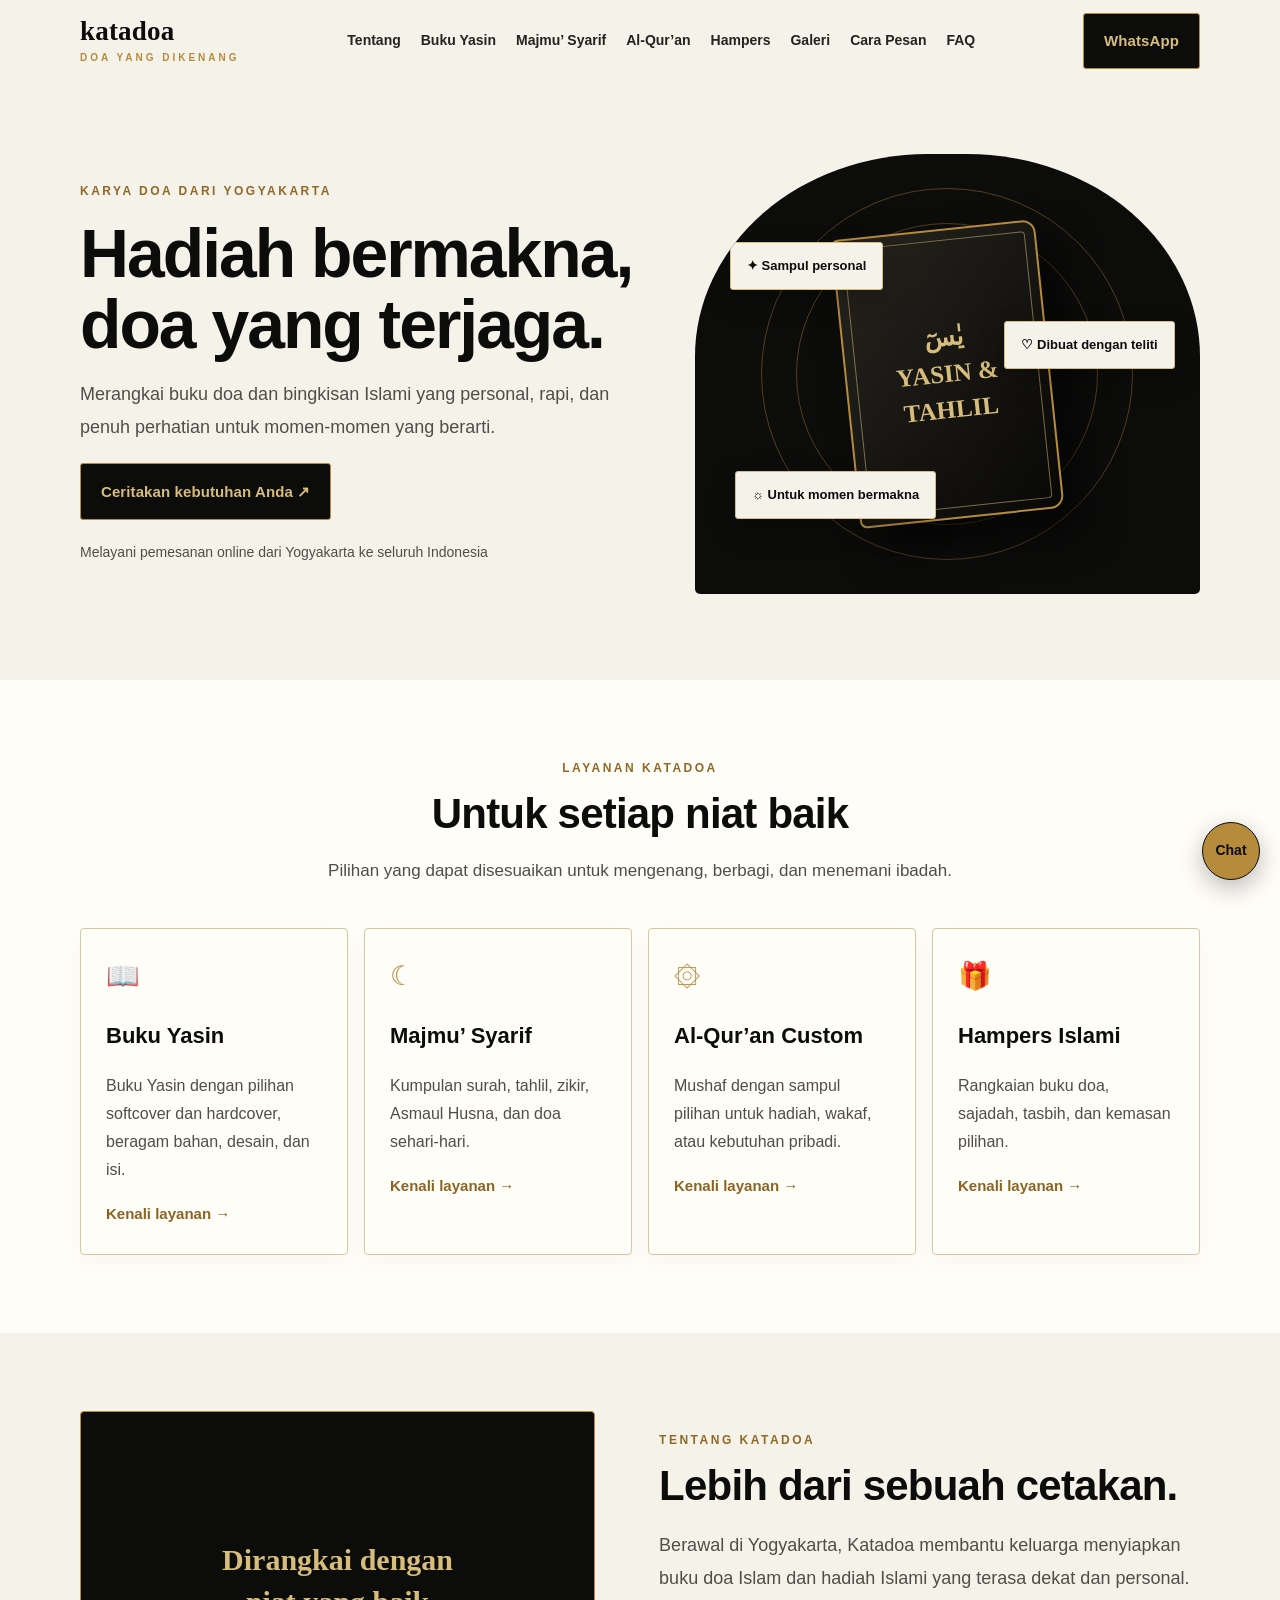
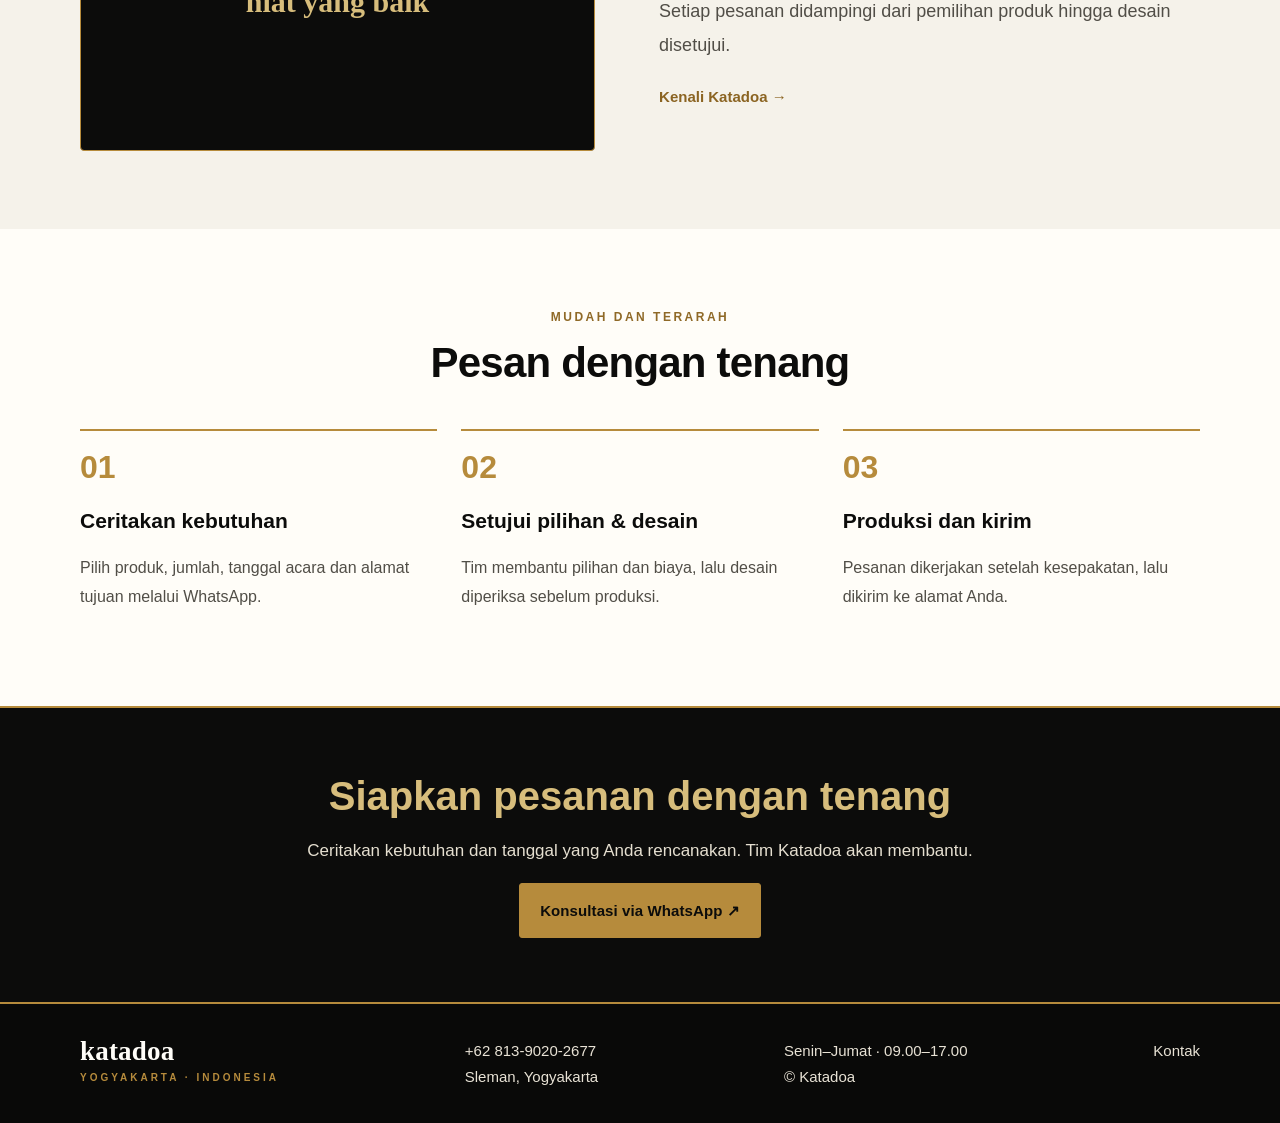
<file: index.html>
<!doctype html><html lang="id"><head><meta charset="utf-8"><meta name="viewport" content="width=device-width, initial-scale=1"><meta name="description" content="Katadoa menyediakan buku Yasin, Majmu’ Syarif, Al-Qur’an custom, dan hampers Islami dari Yogyakarta."><title>Buku Yasin, Al-Qur’an Custom & Hampers Islami | Katadoa</title><link rel="stylesheet" href="style.css"></head><body><header class="wrap nav"><a class="brand" href="index.html">katadoa<small>doa yang dikenang</small></a><nav class="links"><a href="tentang.html">Tentang</a><a href="buku-yasin.html">Buku Yasin</a><a href="majmu-syarif.html">Majmu’ Syarif</a><a href="alquran-custom.html">Al-Qur’an</a><a href="hampers.html">Hampers</a><a href="galeri.html">Galeri</a><a href="pemesanan.html">Cara Pesan</a><a href="faq.html">FAQ</a></nav><a class="button" href="https://wa.me/6281390202677">WhatsApp</a></header><main><section class="wrap hero"><div><div class="eyebrow">Karya doa dari Yogyakarta</div><h1>Hadiah bermakna,<br>doa yang terjaga.</h1><p>Merangkai buku doa dan bingkisan Islami yang personal, rapi, dan penuh perhatian untuk momen-momen yang berarti.</p><p><a class="button" href="https://wa.me/6281390202677">Ceritakan kebutuhan Anda ↗</a></p><small>Melayani pemesanan online dari Yogyakarta ke seluruh Indonesia</small></div><div class="hero-art"><div class="book">يٰسٓ<br>YASIN &amp; TAHLIL</div><div class="float f1">✦ Sampul personal</div><div class="float f2">♡ Dibuat dengan teliti</div><div class="float f3">☼ Untuk momen bermakna</div></div></section><section class="section white"><div class="wrap"><div class="head"><div class="eyebrow">Layanan Katadoa</div><h2>Untuk setiap niat baik</h2><p>Pilihan yang dapat disesuaikan untuk mengenang, berbagi, dan menemani ibadah.</p></div><div class="cards"><article class="card"><div class="icon">📖</div><h3>Buku Yasin</h3><p>Buku Yasin dengan pilihan softcover dan hardcover, beragam bahan, desain, dan isi.</p><a class="text-link" href="buku-yasin.html">Kenali layanan →</a></article><article class="card"><div class="icon">☾</div><h3>Majmu’ Syarif</h3><p>Kumpulan surah, tahlil, zikir, Asmaul Husna, dan doa sehari-hari.</p><a class="text-link" href="majmu-syarif.html">Kenali layanan →</a></article><article class="card"><div class="icon">۞</div><h3>Al-Qur’an Custom</h3><p>Mushaf dengan sampul pilihan untuk hadiah, wakaf, atau kebutuhan pribadi.</p><a class="text-link" href="alquran-custom.html">Kenali layanan →</a></article><article class="card"><div class="icon">🎁</div><h3>Hampers Islami</h3><p>Rangkaian buku doa, sajadah, tasbih, dan kemasan pilihan.</p><a class="text-link" href="hampers.html">Kenali layanan →</a></article></div></div></section><section class="section"><div class="wrap split"><div class="visual">Dirangkai dengan<br>niat yang baik</div><div class="copy"><div class="eyebrow">Tentang Katadoa</div><h2>Lebih dari sebuah cetakan.</h2><p>Berawal di Yogyakarta, Katadoa membantu keluarga menyiapkan buku doa Islam dan hadiah Islami yang terasa dekat dan personal. Setiap pesanan didampingi dari pemilihan produk hingga desain disetujui.</p><p><a class="text-link" href="tentang.html">Kenali Katadoa →</a></p></div></div></section><section class="section white"><div class="wrap"><div class="head"><div class="eyebrow">Mudah dan terarah</div><h2>Pesan dengan tenang</h2></div><div class="steps"><div class="step"><b>01</b><h3>Ceritakan kebutuhan</h3><p>Pilih produk, jumlah, tanggal acara dan alamat tujuan melalui WhatsApp.</p></div><div class="step"><b>02</b><h3>Setujui pilihan & desain</h3><p>Tim membantu pilihan dan biaya, lalu desain diperiksa sebelum produksi.</p></div><div class="step"><b>03</b><h3>Produksi dan kirim</h3><p>Pesanan dikerjakan setelah kesepakatan, lalu dikirim ke alamat Anda.</p></div></div></div></section><section class="banner"><h2>Siapkan pesanan dengan tenang</h2><p>Ceritakan kebutuhan dan tanggal yang Anda rencanakan. Tim Katadoa akan membantu.</p><a class="button" href="https://wa.me/6281390202677">Konsultasi via WhatsApp ↗</a></section></main><footer><div class="wrap foot"><a class="brand" href="index.html">katadoa<small>Yogyakarta · Indonesia</small></a><div>+62 813-9020-2677<br>Sleman, Yogyakarta</div><div>Senin–Jumat · 09.00–17.00<br>© Katadoa</div><a href="kontak.html">Kontak</a></div></footer><a class="wa" href="https://wa.me/6281390202677" aria-label="WhatsApp Katadoa">Chat</a></body></html>
</file>
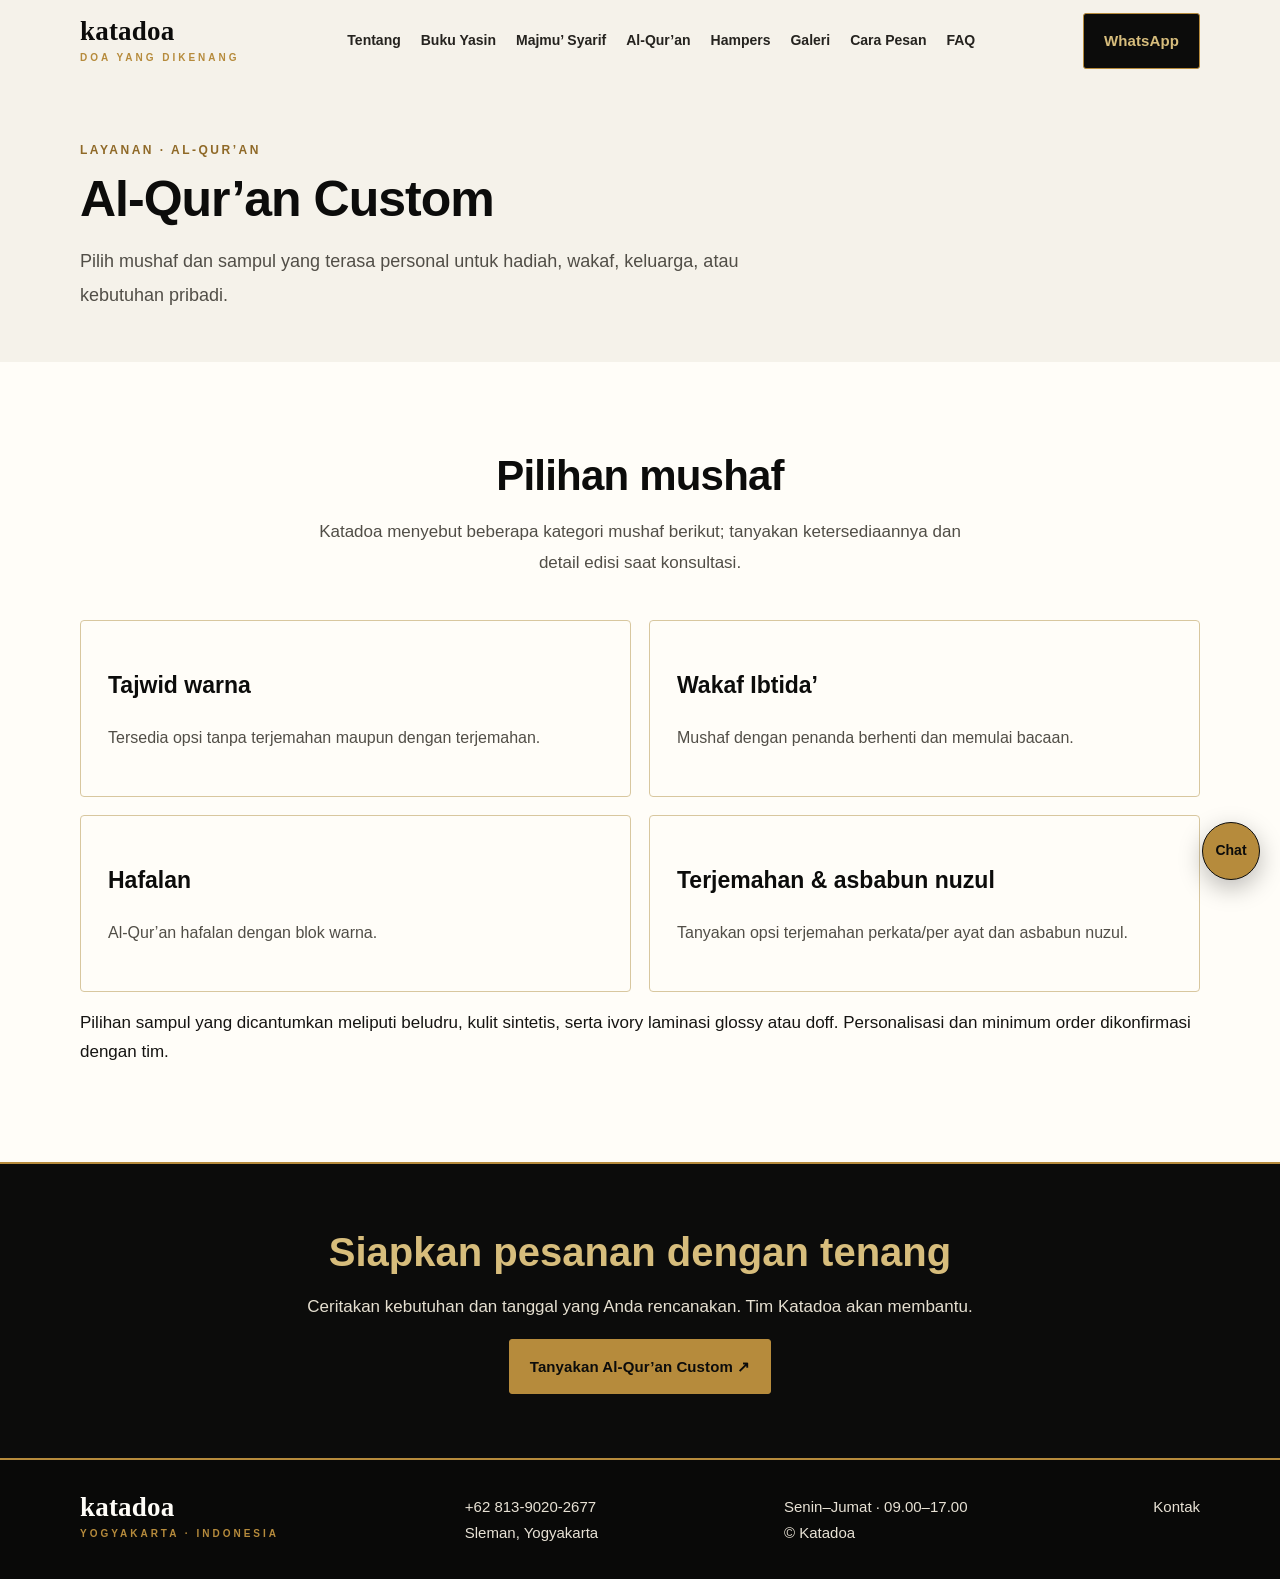
<file: alquran-custom.html>
<!doctype html><html lang="id"><head><meta charset="utf-8"><meta name="viewport" content="width=device-width, initial-scale=1"><meta name="description" content="Al-Qur’an dengan sampul custom untuk hadiah, wakaf, keluarga, atau kebutuhan pribadi."><title>Al-Qur’an Custom | Katadoa</title><link rel="stylesheet" href="style.css"></head><body><header class="wrap nav"><a class="brand" href="index.html">katadoa<small>doa yang dikenang</small></a><nav class="links"><a href="tentang.html">Tentang</a><a href="buku-yasin.html">Buku Yasin</a><a href="majmu-syarif.html">Majmu’ Syarif</a><a href="alquran-custom.html">Al-Qur’an</a><a href="hampers.html">Hampers</a><a href="galeri.html">Galeri</a><a href="pemesanan.html">Cara Pesan</a><a href="faq.html">FAQ</a></nav><a class="button" href="https://wa.me/6281390202677">WhatsApp</a></header><main><section class="wrap pagehead"><div class="eyebrow">Layanan · Al-Qur’an</div><h1>Al-Qur’an Custom</h1><p>Pilih mushaf dan sampul yang terasa personal untuk hadiah, wakaf, keluarga, atau kebutuhan pribadi.</p></section><section class="section white"><div class="wrap"><div class="head"><h2>Pilihan mushaf</h2><p>Katadoa menyebut beberapa kategori mushaf berikut; tanyakan ketersediaannya dan detail edisi saat konsultasi.</p></div><div class="grid2"><article class="tile"><h3>Tajwid warna</h3><p>Tersedia opsi tanpa terjemahan maupun dengan terjemahan.</p></article><article class="tile"><h3>Wakaf Ibtida’</h3><p>Mushaf dengan penanda berhenti dan memulai bacaan.</p></article><article class="tile"><h3>Hafalan</h3><p>Al-Qur’an hafalan dengan blok warna.</p></article><article class="tile"><h3>Terjemahan & asbabun nuzul</h3><p>Tanyakan opsi terjemahan perkata/per ayat dan asbabun nuzul.</p></article></div><p class="copy">Pilihan sampul yang dicantumkan meliputi beludru, kulit sintetis, serta ivory laminasi glossy atau doff. Personalisasi dan minimum order dikonfirmasi dengan tim.</p></div></section><section class="banner"><h2>Siapkan pesanan dengan tenang</h2><p>Ceritakan kebutuhan dan tanggal yang Anda rencanakan. Tim Katadoa akan membantu.</p><a class="button" href="https://wa.me/6281390202677">Tanyakan Al-Qur’an Custom ↗</a></section></main><footer><div class="wrap foot"><a class="brand" href="index.html">katadoa<small>Yogyakarta · Indonesia</small></a><div>+62 813-9020-2677<br>Sleman, Yogyakarta</div><div>Senin–Jumat · 09.00–17.00<br>© Katadoa</div><a href="kontak.html">Kontak</a></div></footer><a class="wa" href="https://wa.me/6281390202677" aria-label="WhatsApp Katadoa">Chat</a></body></html>
</file>
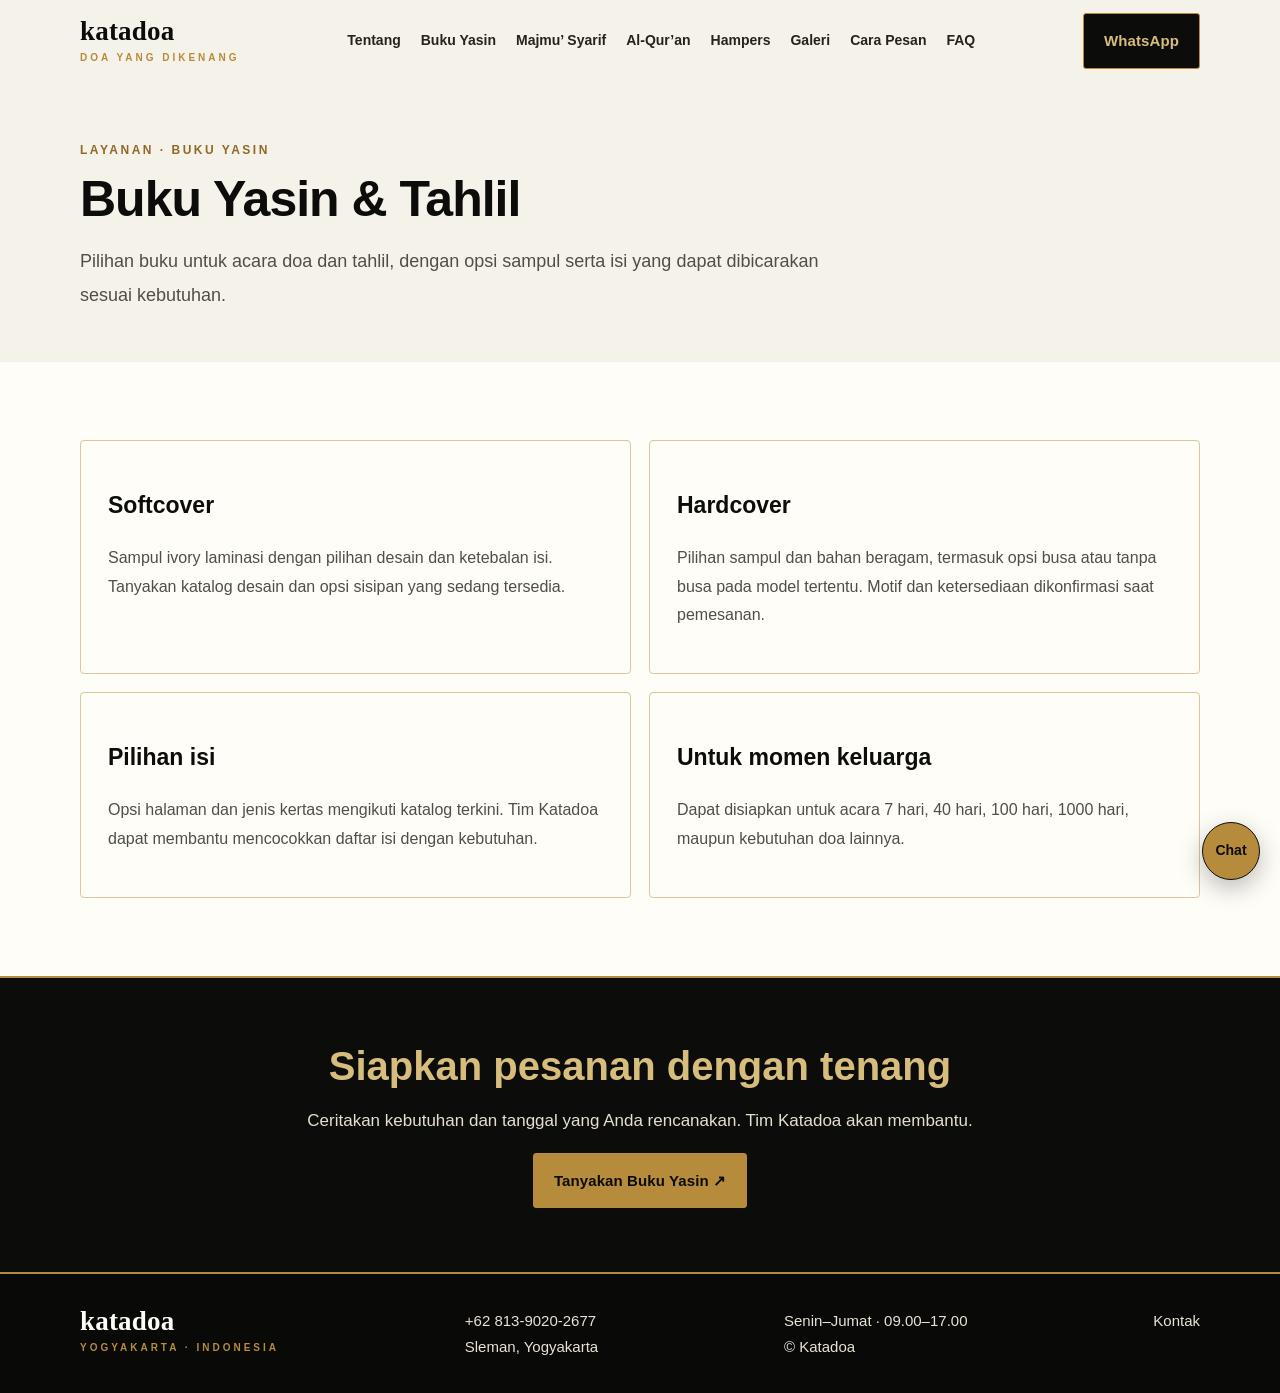
<file: buku-yasin.html>
<!doctype html><html lang="id"><head><meta charset="utf-8"><meta name="viewport" content="width=device-width, initial-scale=1"><meta name="description" content="Pilihan cetak buku Yasin dan tahlil softcover atau hardcover dengan desain dan bahan beragam."><title>Cetak Buku Yasin & Tahlil | Katadoa</title><link rel="stylesheet" href="style.css"></head><body><header class="wrap nav"><a class="brand" href="index.html">katadoa<small>doa yang dikenang</small></a><nav class="links"><a href="tentang.html">Tentang</a><a href="buku-yasin.html">Buku Yasin</a><a href="majmu-syarif.html">Majmu’ Syarif</a><a href="alquran-custom.html">Al-Qur’an</a><a href="hampers.html">Hampers</a><a href="galeri.html">Galeri</a><a href="pemesanan.html">Cara Pesan</a><a href="faq.html">FAQ</a></nav><a class="button" href="https://wa.me/6281390202677">WhatsApp</a></header><main><section class="wrap pagehead"><div class="eyebrow">Layanan · Buku Yasin</div><h1>Buku Yasin &amp; Tahlil</h1><p>Pilihan buku untuk acara doa dan tahlil, dengan opsi sampul serta isi yang dapat dibicarakan sesuai kebutuhan.</p></section><section class="section white"><div class="wrap grid2"><article class="tile"><h3>Softcover</h3><p>Sampul ivory laminasi dengan pilihan desain dan ketebalan isi. Tanyakan katalog desain dan opsi sisipan yang sedang tersedia.</p></article><article class="tile"><h3>Hardcover</h3><p>Pilihan sampul dan bahan beragam, termasuk opsi busa atau tanpa busa pada model tertentu. Motif dan ketersediaan dikonfirmasi saat pemesanan.</p></article><article class="tile"><h3>Pilihan isi</h3><p>Opsi halaman dan jenis kertas mengikuti katalog terkini. Tim Katadoa dapat membantu mencocokkan daftar isi dengan kebutuhan.</p></article><article class="tile"><h3>Untuk momen keluarga</h3><p>Dapat disiapkan untuk acara 7 hari, 40 hari, 100 hari, 1000 hari, maupun kebutuhan doa lainnya.</p></article></div></section><section class="banner"><h2>Siapkan pesanan dengan tenang</h2><p>Ceritakan kebutuhan dan tanggal yang Anda rencanakan. Tim Katadoa akan membantu.</p><a class="button" href="https://wa.me/6281390202677">Tanyakan Buku Yasin ↗</a></section></main><footer><div class="wrap foot"><a class="brand" href="index.html">katadoa<small>Yogyakarta · Indonesia</small></a><div>+62 813-9020-2677<br>Sleman, Yogyakarta</div><div>Senin–Jumat · 09.00–17.00<br>© Katadoa</div><a href="kontak.html">Kontak</a></div></footer><a class="wa" href="https://wa.me/6281390202677" aria-label="WhatsApp Katadoa">Chat</a></body></html>
</file>
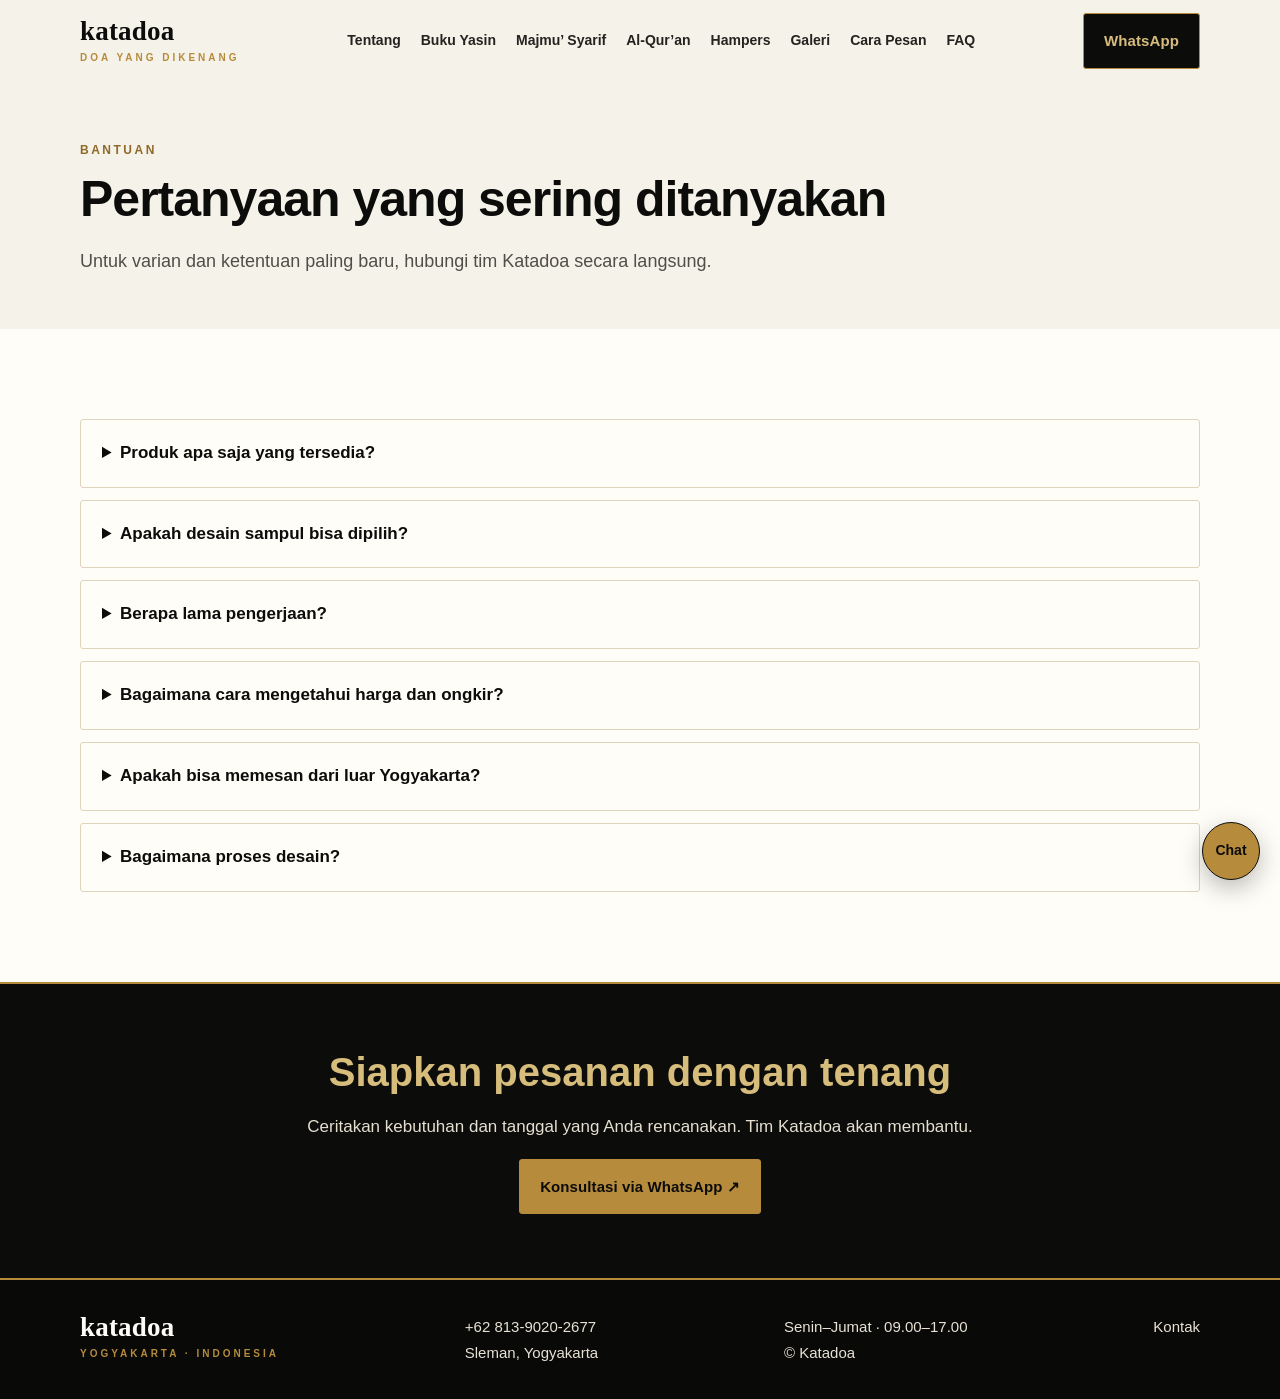
<file: faq.html>
<!doctype html><html lang="id"><head><meta charset="utf-8"><meta name="viewport" content="width=device-width, initial-scale=1"><meta name="description" content="Pertanyaan umum tentang layanan, pemesanan, waktu produksi dan pengiriman Katadoa."><title>FAQ Katadoa | Katadoa</title><link rel="stylesheet" href="style.css"></head><body><header class="wrap nav"><a class="brand" href="index.html">katadoa<small>doa yang dikenang</small></a><nav class="links"><a href="tentang.html">Tentang</a><a href="buku-yasin.html">Buku Yasin</a><a href="majmu-syarif.html">Majmu’ Syarif</a><a href="alquran-custom.html">Al-Qur’an</a><a href="hampers.html">Hampers</a><a href="galeri.html">Galeri</a><a href="pemesanan.html">Cara Pesan</a><a href="faq.html">FAQ</a></nav><a class="button" href="https://wa.me/6281390202677">WhatsApp</a></header><main><section class="wrap pagehead"><div class="eyebrow">Bantuan</div><h1>Pertanyaan yang sering ditanyakan</h1><p>Untuk varian dan ketentuan paling baru, hubungi tim Katadoa secara langsung.</p></section><section class="section white"><div class="wrap"><details><summary>Produk apa saja yang tersedia?</summary><p>Buku Yasin, Majmu’ Syarif, Al-Qur’an custom, dan hampers Islami.</p></details><details><summary>Apakah desain sampul bisa dipilih?</summary><p>Katadoa menawarkan beragam desain, bahan, serta opsi personalisasi untuk produk tertentu. Tanyakan katalog terkini.</p></details><details><summary>Berapa lama pengerjaan?</summary><p>Informasi situs menyebut produk satuan sekitar 3 hari kerja, buku Yasin/Majmu’ Syarif sekitar 5–7 hari kerja, dan hampers sekitar 6–15 hari kerja. Waktu dapat berubah sesuai jenis dan jumlah pesanan, jadi konfirmasikan tanggal kebutuhan.</p></details><details><summary>Bagaimana cara mengetahui harga dan ongkir?</summary><p>Sampaikan produk, jumlah, tanggal acara, dan alamat tujuan melalui WhatsApp agar tim dapat menghitung biaya.</p></details><details><summary>Apakah bisa memesan dari luar Yogyakarta?</summary><p>Katadoa menerima pemesanan online. Tanyakan pilihan pengiriman ke alamat Anda.</p></details><details><summary>Bagaimana proses desain?</summary><p>Desain diperiksa bersama pemesan dan masuk produksi setelah disetujui.</p></details></div></section><section class="banner"><h2>Siapkan pesanan dengan tenang</h2><p>Ceritakan kebutuhan dan tanggal yang Anda rencanakan. Tim Katadoa akan membantu.</p><a class="button" href="https://wa.me/6281390202677">Konsultasi via WhatsApp ↗</a></section></main><footer><div class="wrap foot"><a class="brand" href="index.html">katadoa<small>Yogyakarta · Indonesia</small></a><div>+62 813-9020-2677<br>Sleman, Yogyakarta</div><div>Senin–Jumat · 09.00–17.00<br>© Katadoa</div><a href="kontak.html">Kontak</a></div></footer><a class="wa" href="https://wa.me/6281390202677" aria-label="WhatsApp Katadoa">Chat</a></body></html>
</file>
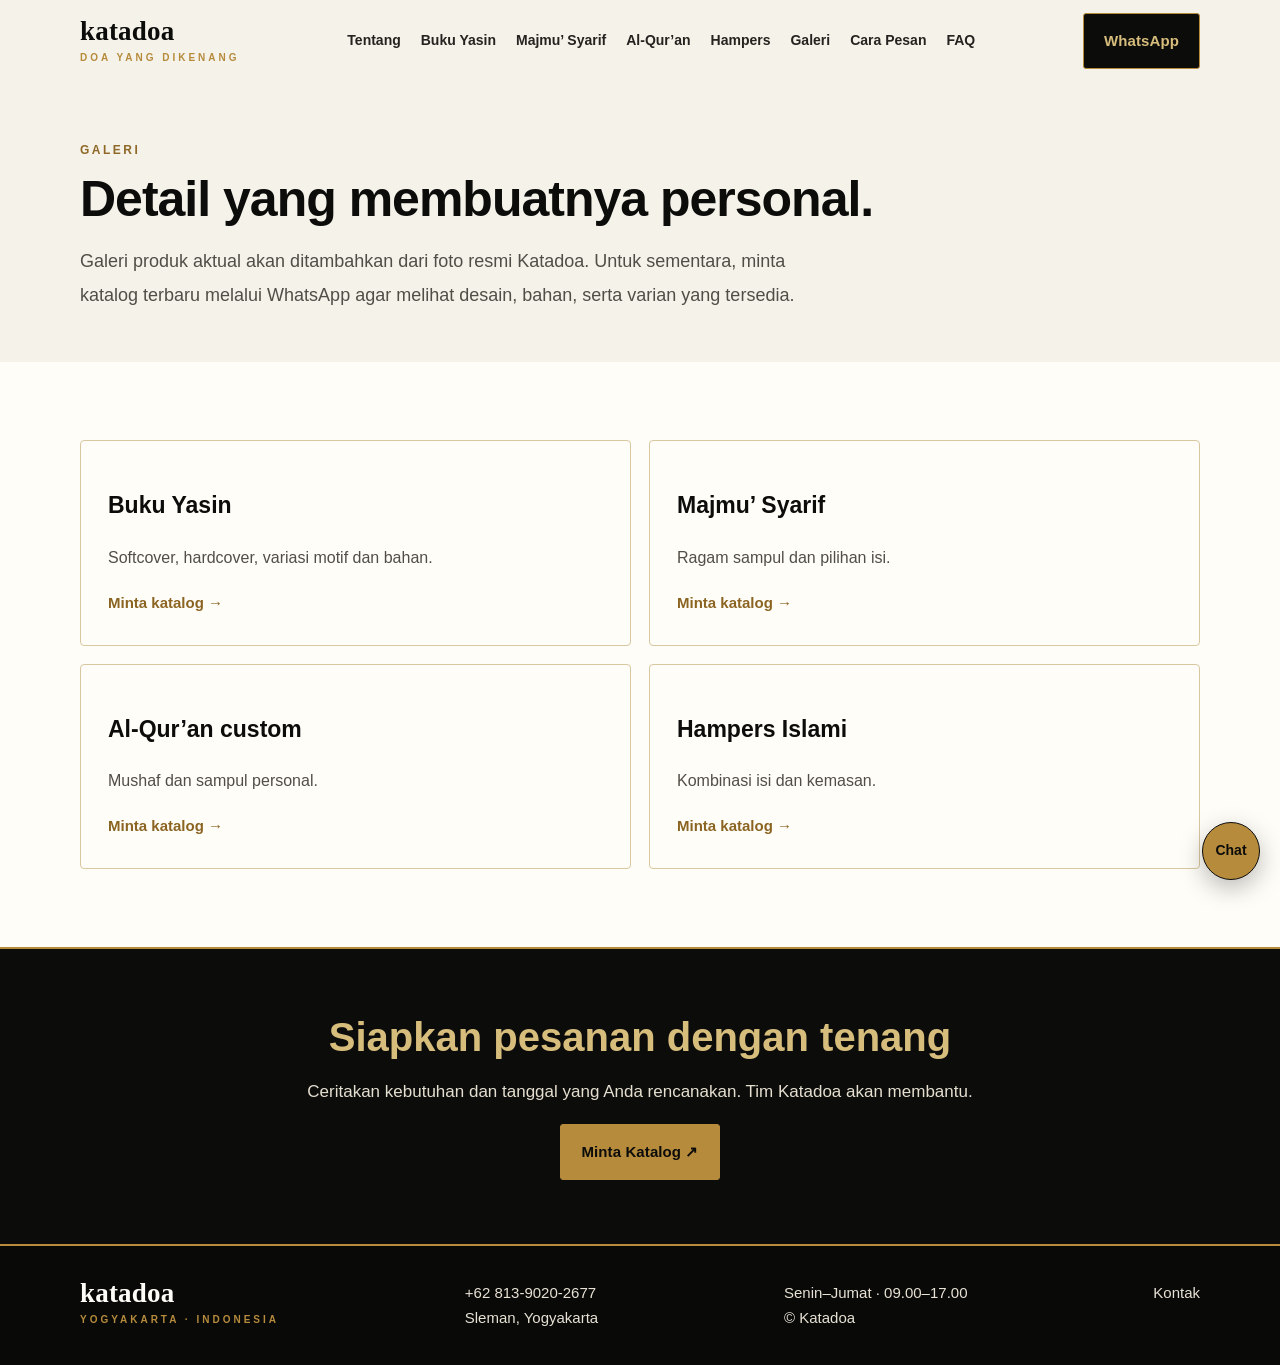
<file: galeri.html>
<!doctype html><html lang="id"><head><meta charset="utf-8"><meta name="viewport" content="width=device-width, initial-scale=1"><meta name="description" content="Galeri pilihan buku Yasin, Majmu’ Syarif, Al-Qur’an custom dan hampers Katadoa."><title>Galeri Produk Katadoa | Katadoa</title><link rel="stylesheet" href="style.css"></head><body><header class="wrap nav"><a class="brand" href="index.html">katadoa<small>doa yang dikenang</small></a><nav class="links"><a href="tentang.html">Tentang</a><a href="buku-yasin.html">Buku Yasin</a><a href="majmu-syarif.html">Majmu’ Syarif</a><a href="alquran-custom.html">Al-Qur’an</a><a href="hampers.html">Hampers</a><a href="galeri.html">Galeri</a><a href="pemesanan.html">Cara Pesan</a><a href="faq.html">FAQ</a></nav><a class="button" href="https://wa.me/6281390202677">WhatsApp</a></header><main><section class="wrap pagehead"><div class="eyebrow">Galeri</div><h1>Detail yang membuatnya personal.</h1><p>Galeri produk aktual akan ditambahkan dari foto resmi Katadoa. Untuk sementara, minta katalog terbaru melalui WhatsApp agar melihat desain, bahan, serta varian yang tersedia.</p></section><section class="section white"><div class="wrap grid2"><article class="tile"><h3>Buku Yasin</h3><p>Softcover, hardcover, variasi motif dan bahan.</p><a class="text-link" href="https://wa.me/6281390202677">Minta katalog →</a></article><article class="tile"><h3>Majmu’ Syarif</h3><p>Ragam sampul dan pilihan isi.</p><a class="text-link" href="https://wa.me/6281390202677">Minta katalog →</a></article><article class="tile"><h3>Al-Qur’an custom</h3><p>Mushaf dan sampul personal.</p><a class="text-link" href="https://wa.me/6281390202677">Minta katalog →</a></article><article class="tile"><h3>Hampers Islami</h3><p>Kombinasi isi dan kemasan.</p><a class="text-link" href="https://wa.me/6281390202677">Minta katalog →</a></article></div></section><section class="banner"><h2>Siapkan pesanan dengan tenang</h2><p>Ceritakan kebutuhan dan tanggal yang Anda rencanakan. Tim Katadoa akan membantu.</p><a class="button" href="https://wa.me/6281390202677">Minta Katalog ↗</a></section></main><footer><div class="wrap foot"><a class="brand" href="index.html">katadoa<small>Yogyakarta · Indonesia</small></a><div>+62 813-9020-2677<br>Sleman, Yogyakarta</div><div>Senin–Jumat · 09.00–17.00<br>© Katadoa</div><a href="kontak.html">Kontak</a></div></footer><a class="wa" href="https://wa.me/6281390202677" aria-label="WhatsApp Katadoa">Chat</a></body></html>
</file>
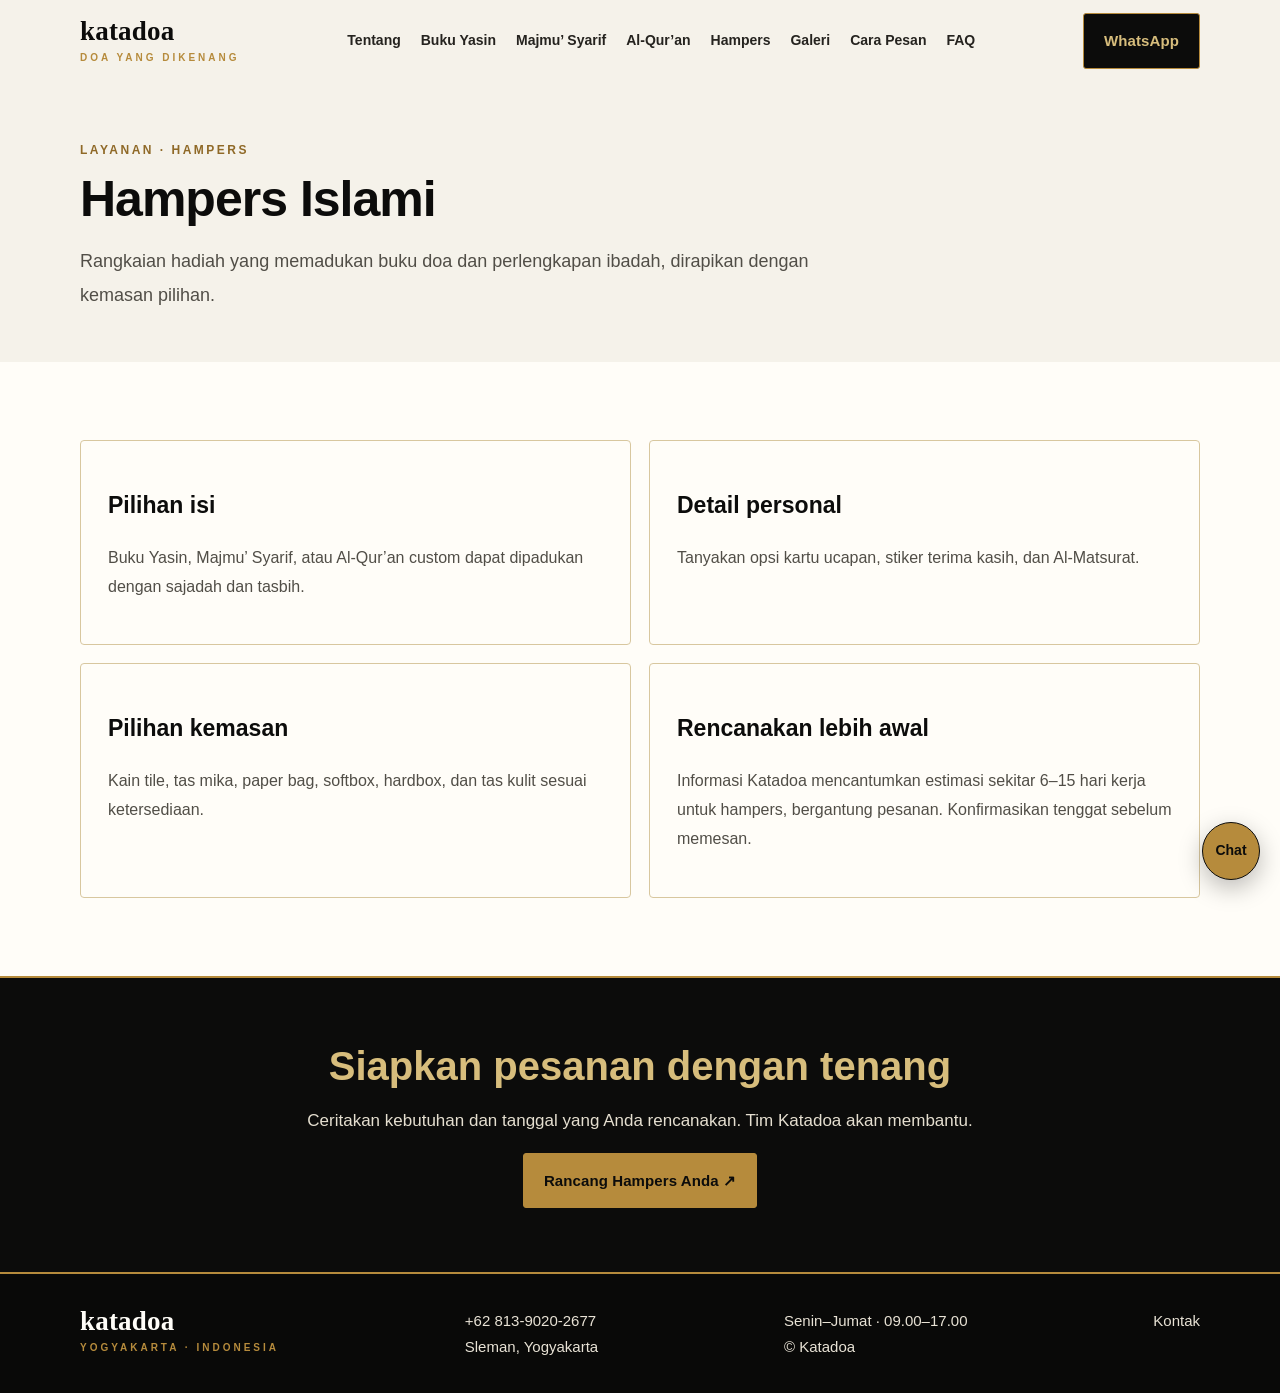
<file: hampers.html>
<!doctype html><html lang="id"><head><meta charset="utf-8"><meta name="viewport" content="width=device-width, initial-scale=1"><meta name="description" content="Hampers Islami Katadoa berisi buku doa, sajadah, tasbih, dan pilihan kemasan."><title>Hampers Islami | Katadoa</title><link rel="stylesheet" href="style.css"></head><body><header class="wrap nav"><a class="brand" href="index.html">katadoa<small>doa yang dikenang</small></a><nav class="links"><a href="tentang.html">Tentang</a><a href="buku-yasin.html">Buku Yasin</a><a href="majmu-syarif.html">Majmu’ Syarif</a><a href="alquran-custom.html">Al-Qur’an</a><a href="hampers.html">Hampers</a><a href="galeri.html">Galeri</a><a href="pemesanan.html">Cara Pesan</a><a href="faq.html">FAQ</a></nav><a class="button" href="https://wa.me/6281390202677">WhatsApp</a></header><main><section class="wrap pagehead"><div class="eyebrow">Layanan · Hampers</div><h1>Hampers Islami</h1><p>Rangkaian hadiah yang memadukan buku doa dan perlengkapan ibadah, dirapikan dengan kemasan pilihan.</p></section><section class="section white"><div class="wrap grid2"><article class="tile"><h3>Pilihan isi</h3><p>Buku Yasin, Majmu’ Syarif, atau Al-Qur’an custom dapat dipadukan dengan sajadah dan tasbih.</p></article><article class="tile"><h3>Detail personal</h3><p>Tanyakan opsi kartu ucapan, stiker terima kasih, dan Al-Matsurat.</p></article><article class="tile"><h3>Pilihan kemasan</h3><p>Kain tile, tas mika, paper bag, softbox, hardbox, dan tas kulit sesuai ketersediaan.</p></article><article class="tile"><h3>Rencanakan lebih awal</h3><p>Informasi Katadoa mencantumkan estimasi sekitar 6–15 hari kerja untuk hampers, bergantung pesanan. Konfirmasikan tenggat sebelum memesan.</p></article></div></section><section class="banner"><h2>Siapkan pesanan dengan tenang</h2><p>Ceritakan kebutuhan dan tanggal yang Anda rencanakan. Tim Katadoa akan membantu.</p><a class="button" href="https://wa.me/6281390202677">Rancang Hampers Anda ↗</a></section></main><footer><div class="wrap foot"><a class="brand" href="index.html">katadoa<small>Yogyakarta · Indonesia</small></a><div>+62 813-9020-2677<br>Sleman, Yogyakarta</div><div>Senin–Jumat · 09.00–17.00<br>© Katadoa</div><a href="kontak.html">Kontak</a></div></footer><a class="wa" href="https://wa.me/6281390202677" aria-label="WhatsApp Katadoa">Chat</a></body></html>
</file>
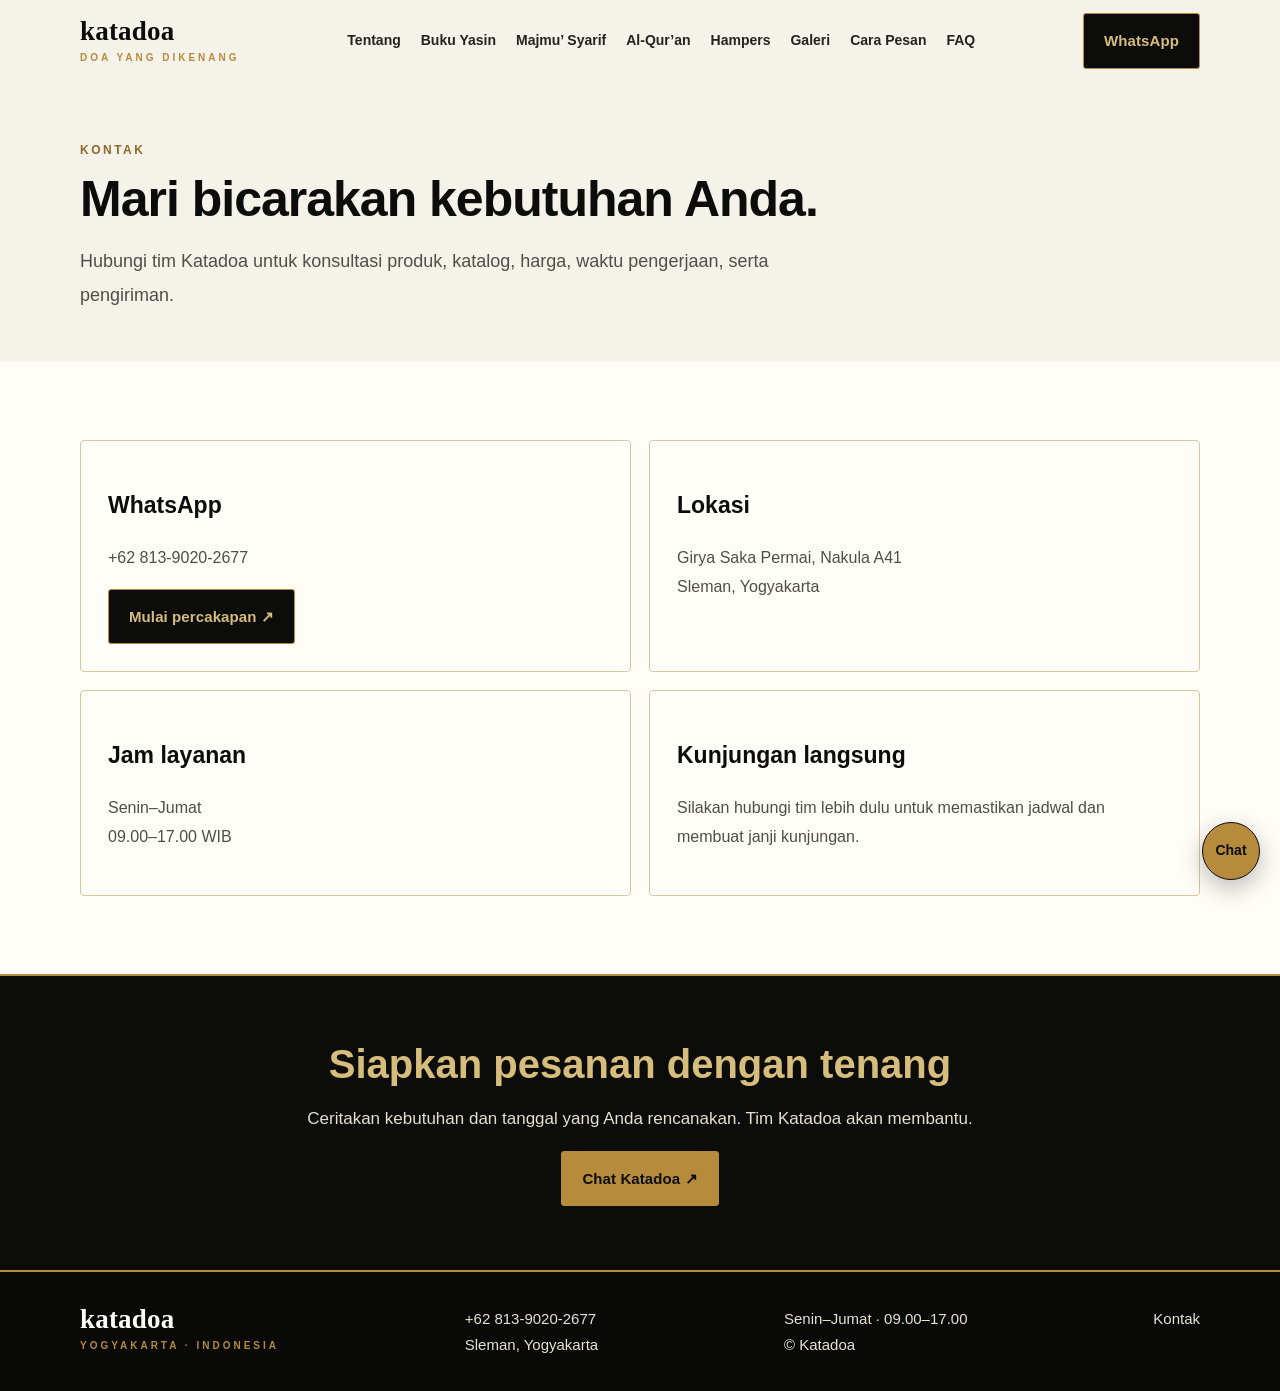
<file: kontak.html>
<!doctype html><html lang="id"><head><meta charset="utf-8"><meta name="viewport" content="width=device-width, initial-scale=1"><meta name="description" content="Hubungi Katadoa untuk konsultasi buku Yasin, Majmu’ Syarif, Al-Qur’an custom dan hampers Islami."><title>Kontak Katadoa | Katadoa</title><link rel="stylesheet" href="style.css"></head><body><header class="wrap nav"><a class="brand" href="index.html">katadoa<small>doa yang dikenang</small></a><nav class="links"><a href="tentang.html">Tentang</a><a href="buku-yasin.html">Buku Yasin</a><a href="majmu-syarif.html">Majmu’ Syarif</a><a href="alquran-custom.html">Al-Qur’an</a><a href="hampers.html">Hampers</a><a href="galeri.html">Galeri</a><a href="pemesanan.html">Cara Pesan</a><a href="faq.html">FAQ</a></nav><a class="button" href="https://wa.me/6281390202677">WhatsApp</a></header><main><section class="wrap pagehead"><div class="eyebrow">Kontak</div><h1>Mari bicarakan kebutuhan Anda.</h1><p>Hubungi tim Katadoa untuk konsultasi produk, katalog, harga, waktu pengerjaan, serta pengiriman.</p></section><section class="section white"><div class="wrap grid2"><article class="tile"><h3>WhatsApp</h3><p>+62 813-9020-2677</p><a class="button" href="https://wa.me/6281390202677">Mulai percakapan ↗</a></article><article class="tile"><h3>Lokasi</h3><p>Girya Saka Permai, Nakula A41<br>Sleman, Yogyakarta</p></article><article class="tile"><h3>Jam layanan</h3><p>Senin–Jumat<br>09.00–17.00 WIB</p></article><article class="tile"><h3>Kunjungan langsung</h3><p>Silakan hubungi tim lebih dulu untuk memastikan jadwal dan membuat janji kunjungan.</p></article></div></section><section class="banner"><h2>Siapkan pesanan dengan tenang</h2><p>Ceritakan kebutuhan dan tanggal yang Anda rencanakan. Tim Katadoa akan membantu.</p><a class="button" href="https://wa.me/6281390202677">Chat Katadoa ↗</a></section></main><footer><div class="wrap foot"><a class="brand" href="index.html">katadoa<small>Yogyakarta · Indonesia</small></a><div>+62 813-9020-2677<br>Sleman, Yogyakarta</div><div>Senin–Jumat · 09.00–17.00<br>© Katadoa</div><a href="kontak.html">Kontak</a></div></footer><a class="wa" href="https://wa.me/6281390202677" aria-label="WhatsApp Katadoa">Chat</a></body></html>
</file>
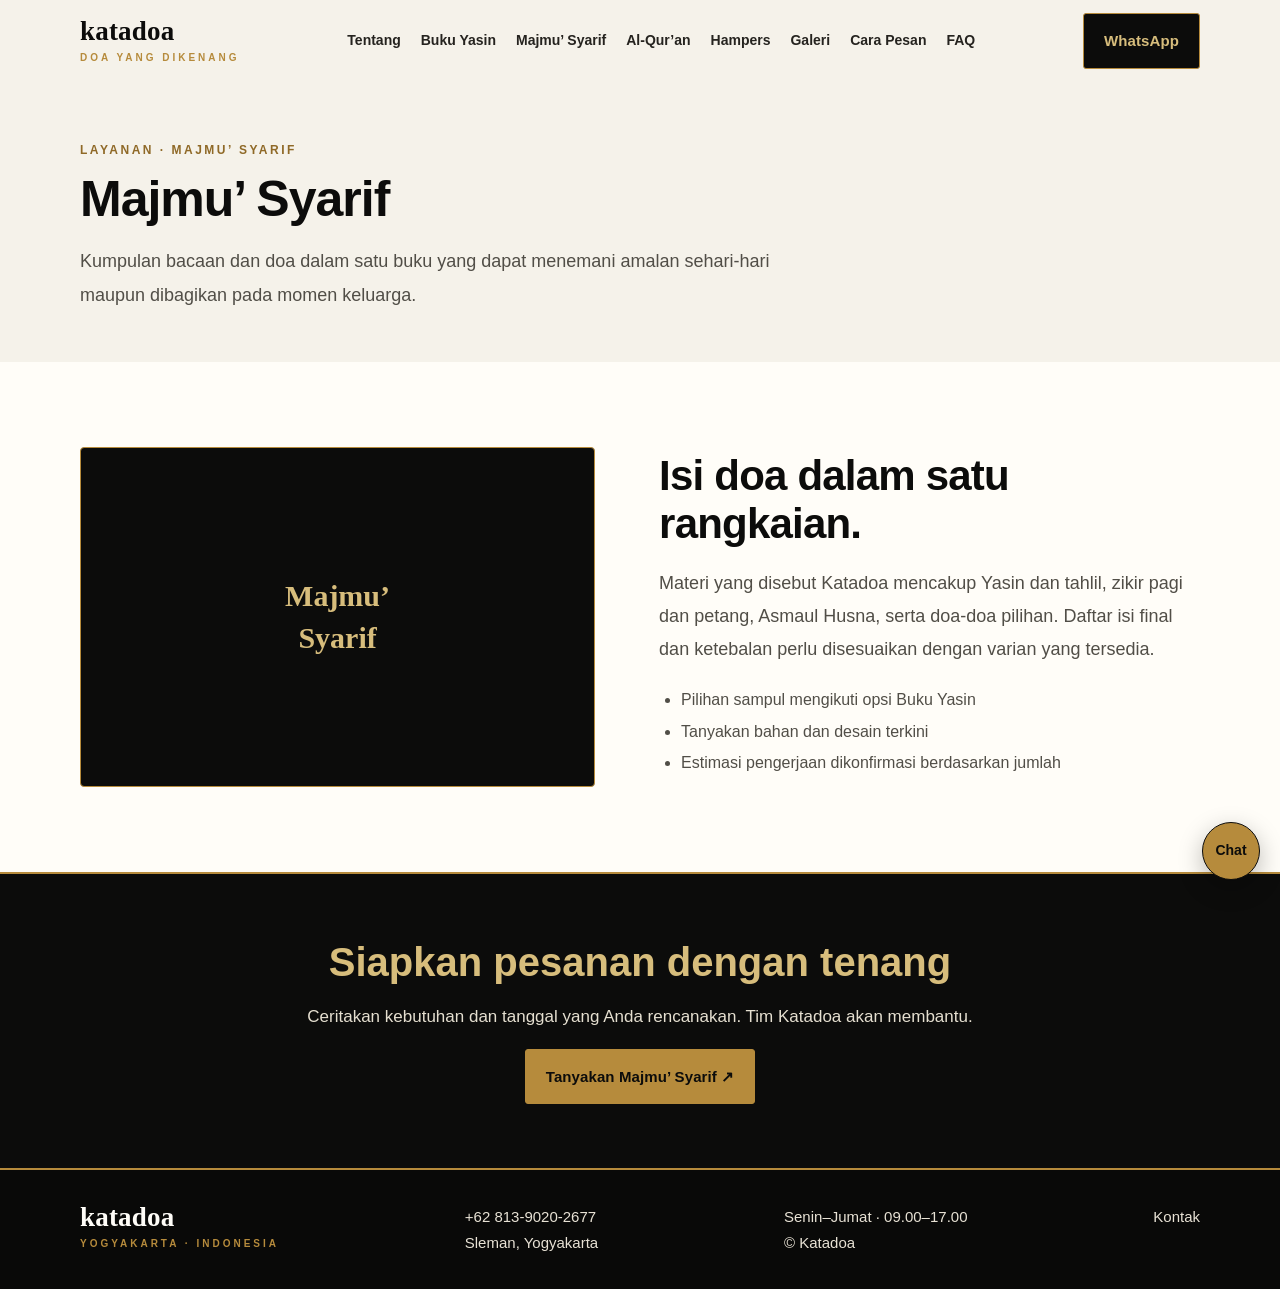
<file: majmu-syarif.html>
<!doctype html><html lang="id"><head><meta charset="utf-8"><meta name="viewport" content="width=device-width, initial-scale=1"><meta name="description" content="Majmu’ Syarif dengan kumpulan surah, tahlil dan doa sehari-hari, pilihan sampul dan bahan."><title>Cetak Majmu’ Syarif | Katadoa</title><link rel="stylesheet" href="style.css"></head><body><header class="wrap nav"><a class="brand" href="index.html">katadoa<small>doa yang dikenang</small></a><nav class="links"><a href="tentang.html">Tentang</a><a href="buku-yasin.html">Buku Yasin</a><a href="majmu-syarif.html">Majmu’ Syarif</a><a href="alquran-custom.html">Al-Qur’an</a><a href="hampers.html">Hampers</a><a href="galeri.html">Galeri</a><a href="pemesanan.html">Cara Pesan</a><a href="faq.html">FAQ</a></nav><a class="button" href="https://wa.me/6281390202677">WhatsApp</a></header><main><section class="wrap pagehead"><div class="eyebrow">Layanan · Majmu’ Syarif</div><h1>Majmu’ Syarif</h1><p>Kumpulan bacaan dan doa dalam satu buku yang dapat menemani amalan sehari-hari maupun dibagikan pada momen keluarga.</p></section><section class="section white"><div class="wrap split"><div class="visual">Majmu’<br>Syarif</div><div class="copy"><h2>Isi doa dalam satu rangkaian.</h2><p>Materi yang disebut Katadoa mencakup Yasin dan tahlil, zikir pagi dan petang, Asmaul Husna, serta doa-doa pilihan. Daftar isi final dan ketebalan perlu disesuaikan dengan varian yang tersedia.</p><ul><li>Pilihan sampul mengikuti opsi Buku Yasin</li><li>Tanyakan bahan dan desain terkini</li><li>Estimasi pengerjaan dikonfirmasi berdasarkan jumlah</li></ul></div></div></section><section class="banner"><h2>Siapkan pesanan dengan tenang</h2><p>Ceritakan kebutuhan dan tanggal yang Anda rencanakan. Tim Katadoa akan membantu.</p><a class="button" href="https://wa.me/6281390202677">Tanyakan Majmu’ Syarif ↗</a></section></main><footer><div class="wrap foot"><a class="brand" href="index.html">katadoa<small>Yogyakarta · Indonesia</small></a><div>+62 813-9020-2677<br>Sleman, Yogyakarta</div><div>Senin–Jumat · 09.00–17.00<br>© Katadoa</div><a href="kontak.html">Kontak</a></div></footer><a class="wa" href="https://wa.me/6281390202677" aria-label="WhatsApp Katadoa">Chat</a></body></html>
</file>
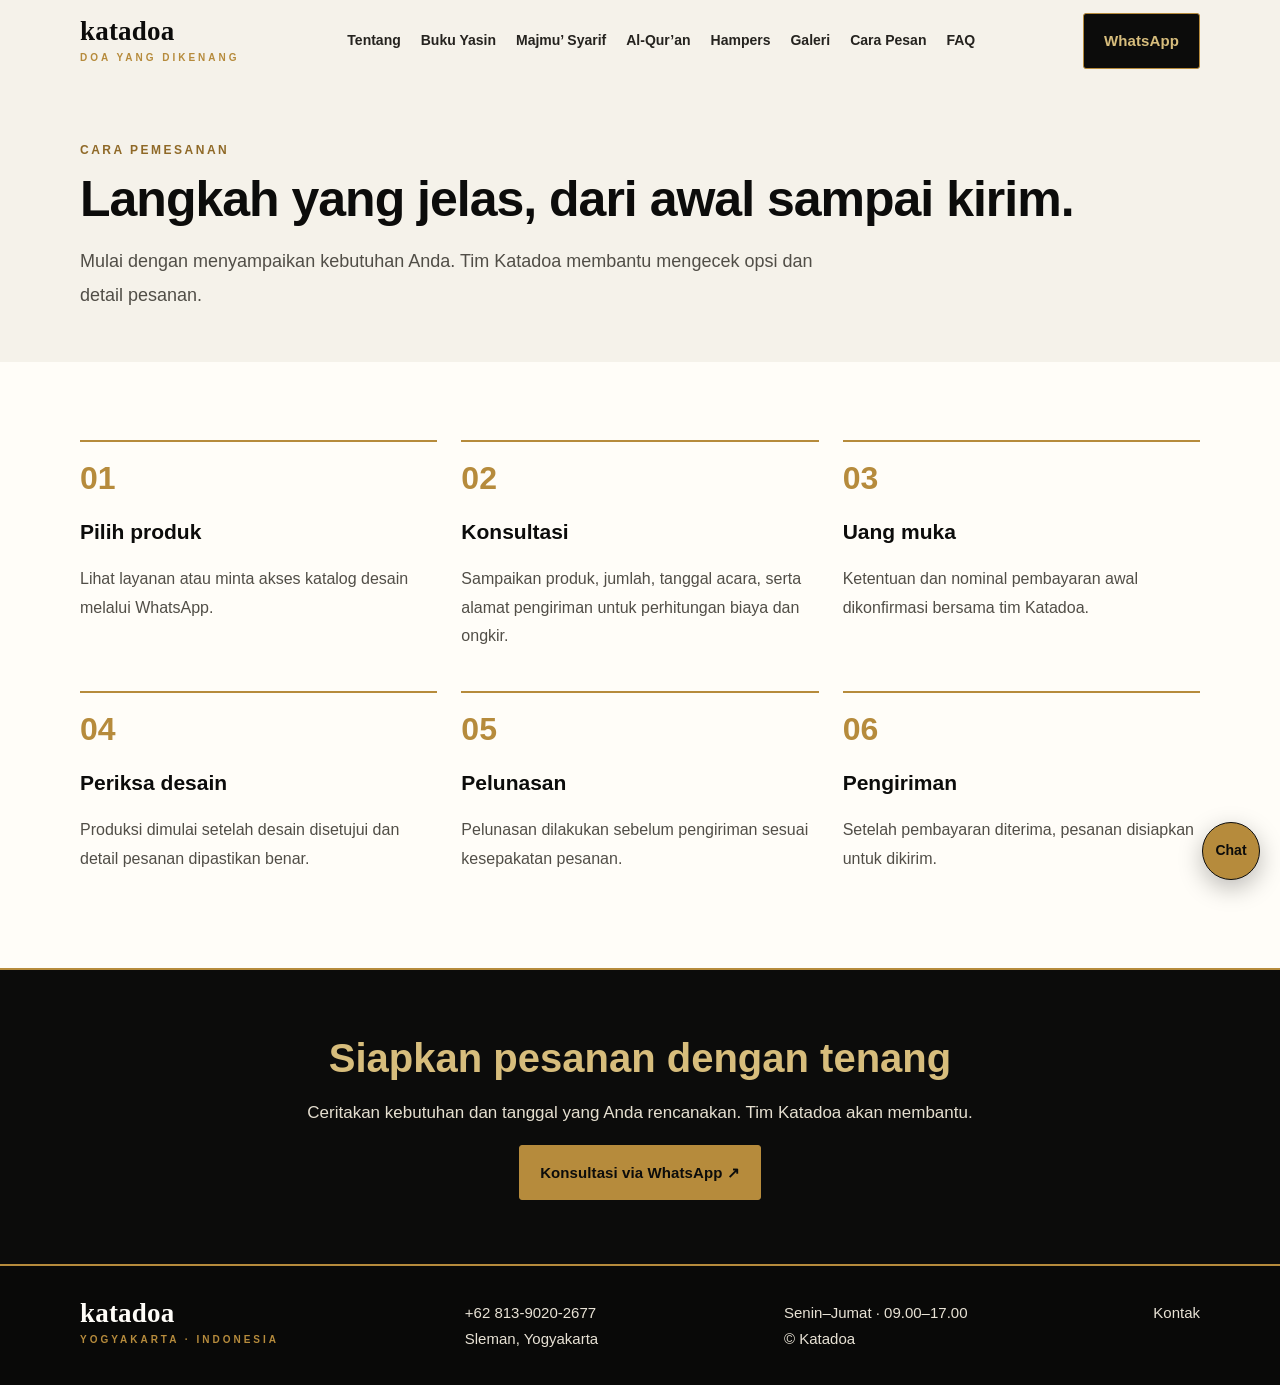
<file: pemesanan.html>
<!doctype html><html lang="id"><head><meta charset="utf-8"><meta name="viewport" content="width=device-width, initial-scale=1"><meta name="description" content="Cara memesan produk Katadoa dari konsultasi dan persetujuan desain hingga pengiriman."><title>Cara Pemesanan | Katadoa</title><link rel="stylesheet" href="style.css"></head><body><header class="wrap nav"><a class="brand" href="index.html">katadoa<small>doa yang dikenang</small></a><nav class="links"><a href="tentang.html">Tentang</a><a href="buku-yasin.html">Buku Yasin</a><a href="majmu-syarif.html">Majmu’ Syarif</a><a href="alquran-custom.html">Al-Qur’an</a><a href="hampers.html">Hampers</a><a href="galeri.html">Galeri</a><a href="pemesanan.html">Cara Pesan</a><a href="faq.html">FAQ</a></nav><a class="button" href="https://wa.me/6281390202677">WhatsApp</a></header><main><section class="wrap pagehead"><div class="eyebrow">Cara pemesanan</div><h1>Langkah yang jelas, dari awal sampai kirim.</h1><p>Mulai dengan menyampaikan kebutuhan Anda. Tim Katadoa membantu mengecek opsi dan detail pesanan.</p></section><section class="section white"><div class="wrap steps"><div class="step"><b>01</b><h3>Pilih produk</h3><p>Lihat layanan atau minta akses katalog desain melalui WhatsApp.</p></div><div class="step"><b>02</b><h3>Konsultasi</h3><p>Sampaikan produk, jumlah, tanggal acara, serta alamat pengiriman untuk perhitungan biaya dan ongkir.</p></div><div class="step"><b>03</b><h3>Uang muka</h3><p>Ketentuan dan nominal pembayaran awal dikonfirmasi bersama tim Katadoa.</p></div><div class="step"><b>04</b><h3>Periksa desain</h3><p>Produksi dimulai setelah desain disetujui dan detail pesanan dipastikan benar.</p></div><div class="step"><b>05</b><h3>Pelunasan</h3><p>Pelunasan dilakukan sebelum pengiriman sesuai kesepakatan pesanan.</p></div><div class="step"><b>06</b><h3>Pengiriman</h3><p>Setelah pembayaran diterima, pesanan disiapkan untuk dikirim.</p></div></div></section><section class="banner"><h2>Siapkan pesanan dengan tenang</h2><p>Ceritakan kebutuhan dan tanggal yang Anda rencanakan. Tim Katadoa akan membantu.</p><a class="button" href="https://wa.me/6281390202677">Konsultasi via WhatsApp ↗</a></section></main><footer><div class="wrap foot"><a class="brand" href="index.html">katadoa<small>Yogyakarta · Indonesia</small></a><div>+62 813-9020-2677<br>Sleman, Yogyakarta</div><div>Senin–Jumat · 09.00–17.00<br>© Katadoa</div><a href="kontak.html">Kontak</a></div></footer><a class="wa" href="https://wa.me/6281390202677" aria-label="WhatsApp Katadoa">Chat</a></body></html>
</file>
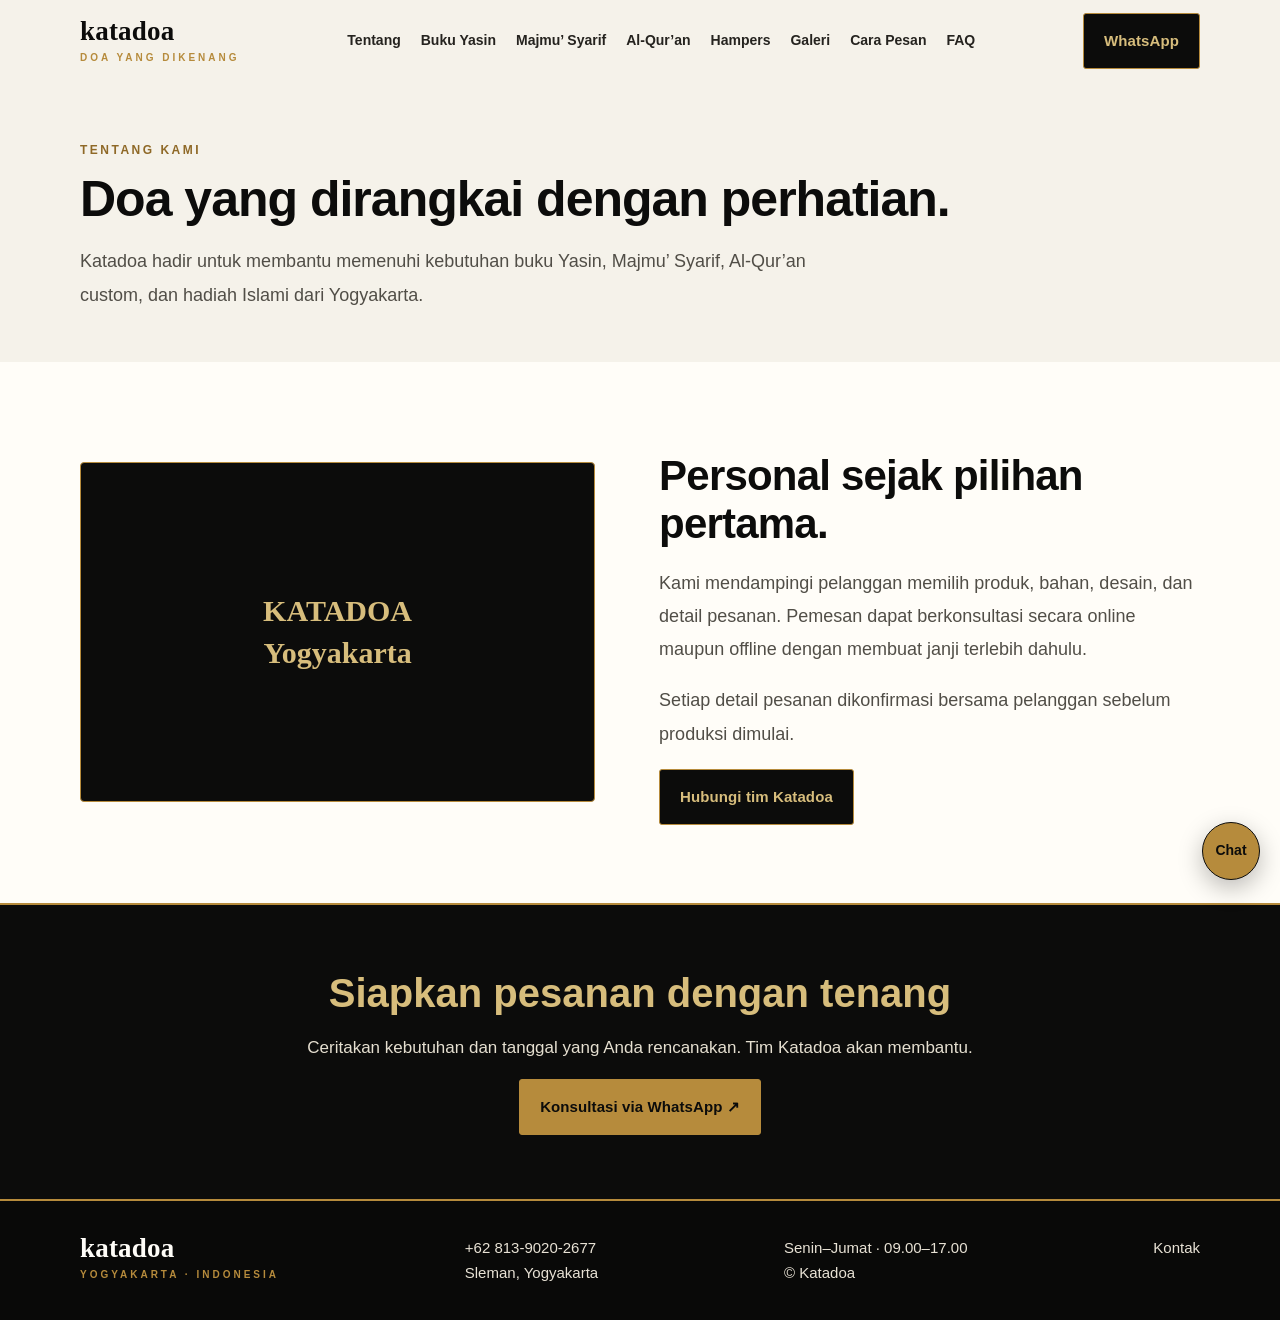
<file: tentang.html>
<!doctype html><html lang="id"><head><meta charset="utf-8"><meta name="viewport" content="width=device-width, initial-scale=1"><meta name="description" content="Cerita Katadoa, layanan buku doa Islam dan hadiah Islami dari Yogyakarta."><title>Tentang Katadoa | Katadoa</title><link rel="stylesheet" href="style.css"></head><body><header class="wrap nav"><a class="brand" href="index.html">katadoa<small>doa yang dikenang</small></a><nav class="links"><a href="tentang.html">Tentang</a><a href="buku-yasin.html">Buku Yasin</a><a href="majmu-syarif.html">Majmu’ Syarif</a><a href="alquran-custom.html">Al-Qur’an</a><a href="hampers.html">Hampers</a><a href="galeri.html">Galeri</a><a href="pemesanan.html">Cara Pesan</a><a href="faq.html">FAQ</a></nav><a class="button" href="https://wa.me/6281390202677">WhatsApp</a></header><main><section class="wrap pagehead"><div class="eyebrow">Tentang kami</div><h1>Doa yang dirangkai dengan perhatian.</h1><p>Katadoa hadir untuk membantu memenuhi kebutuhan buku Yasin, Majmu’ Syarif, Al-Qur’an custom, dan hadiah Islami dari Yogyakarta.</p></section><section class="section white"><div class="wrap split"><div class="visual">KATADOA<br>Yogyakarta</div><div class="copy"><h2>Personal sejak pilihan pertama.</h2><p>Kami mendampingi pelanggan memilih produk, bahan, desain, dan detail pesanan. Pemesan dapat berkonsultasi secara online maupun offline dengan membuat janji terlebih dahulu.</p><p>Setiap detail pesanan dikonfirmasi bersama pelanggan sebelum produksi dimulai.</p><a class="button" href="https://wa.me/6281390202677">Hubungi tim Katadoa</a></div></div></section><section class="banner"><h2>Siapkan pesanan dengan tenang</h2><p>Ceritakan kebutuhan dan tanggal yang Anda rencanakan. Tim Katadoa akan membantu.</p><a class="button" href="https://wa.me/6281390202677">Konsultasi via WhatsApp ↗</a></section></main><footer><div class="wrap foot"><a class="brand" href="index.html">katadoa<small>Yogyakarta · Indonesia</small></a><div>+62 813-9020-2677<br>Sleman, Yogyakarta</div><div>Senin–Jumat · 09.00–17.00<br>© Katadoa</div><a href="kontak.html">Kontak</a></div></footer><a class="wa" href="https://wa.me/6281390202677" aria-label="WhatsApp Katadoa">Chat</a></body></html>
</file>
<file: style.css>
:root{--ink:#151412;--black:#0c0c0b;--gold:#b68b3c;--gold-light:#d7bd7c;--cream:#f5f2ea;--muted:#514e47;--white:#fffdf8}*{box-sizing:border-box}html{scroll-behavior:smooth}body{margin:0;background:var(--cream);color:var(--ink);font-family:Arial,Helvetica,sans-serif;font-size:17px;line-height:1.7}a{color:inherit;text-decoration:none}.wrap{width:min(1120px,calc(100% - 42px));margin:auto}.nav{min-height:82px;display:flex;align-items:center;justify-content:space-between;gap:20px}.brand{font:800 27px/1 Georgia,serif;letter-spacing:.2px;color:var(--black)}.brand small{display:block;font:700 10px/1.5 Arial,sans-serif;letter-spacing:3px;color:var(--gold);text-transform:uppercase;margin-top:5px}.links{display:flex;gap:20px;font-size:14px;font-weight:700;color:#25231f}.links a:hover,.text-link:hover{color:var(--gold)}.button{display:inline-flex;align-items:center;justify-content:center;background:var(--black);color:var(--gold-light);padding:14px 20px;border:1px solid var(--gold);border-radius:3px;font-size:15px;font-weight:800;letter-spacing:.1px;transition:.2s}.button:hover{background:var(--gold);color:var(--black)}.eyebrow{font-size:12px;text-transform:uppercase;letter-spacing:2.5px;color:#8f6927;font-weight:800}.hero{padding:72px 0 86px;display:grid;grid-template-columns:1.05fr .95fr;gap:56px;align-items:center}.hero h1{font:800 clamp(46px,5.3vw,72px)/1.04 Arial,Helvetica,sans-serif;letter-spacing:-2px;margin:18px 0;color:var(--black)}.hero p,.copy p{line-height:1.85;color:var(--muted);font-size:18px}.hero small{font-size:14px;color:var(--muted)}.hero-art{height:440px;background:var(--black);border-radius:46% 46% 5px 5px;position:relative;display:grid;place-items:center;overflow:hidden}.hero-art:before,.hero-art:after{content:'';position:absolute;width:370px;height:370px;border:1px solid #b68b3c66;border-radius:50%}.hero-art:after{width:300px;height:300px}.book{z-index:1;width:205px;height:290px;border-radius:7px 13px 13px 7px;background:linear-gradient(130deg,#27241e,#080807);box-shadow:18px 24px 38px #0009;color:var(--gold-light);display:grid;place-items:center;text-align:center;padding:24px;border:2px solid var(--gold);transform:rotate(-6deg);font:800 25px/1.45 Georgia,serif;position:relative}.book:after{content:'';position:absolute;inset:9px;border:1px solid #d7bd7c88;border-radius:4px;pointer-events:none}.float{z-index:2;position:absolute;background:var(--cream);color:var(--black);padding:12px 16px;border:1px solid var(--gold-light);border-radius:3px;font-size:13px;font-weight:700;box-shadow:0 10px 28px #0003}.f1{top:20%;left:7%}.f2{right:5%;top:38%}.f3{bottom:17%;left:8%}.section{padding:78px 0}.white{background:var(--white)}.head{text-align:center;max-width:680px;margin:0 auto 42px}.head h2,.copy h2{font:800 42px/1.15 Arial,Helvetica,sans-serif;letter-spacing:-.8px;margin:12px 0;color:var(--black)}.head p{color:var(--muted);line-height:1.8;font-size:17px}.cards{display:grid;grid-template-columns:repeat(4,1fr);gap:16px}.card{background:var(--white);padding:25px;border-radius:4px;border:1px solid #d8c79f;box-shadow:0 8px 24px #19150a08}.card .icon{font-size:27px;color:var(--gold)}.card h3{font:800 22px/1.25 Arial,sans-serif;color:var(--black)}.card p{font-size:16px;line-height:1.75;color:var(--muted)}.text-link{font-size:15px;font-weight:800;color:#8b6422}.split{display:grid;grid-template-columns:1fr 1.05fr;gap:64px;align-items:center}.visual{height:340px;background:var(--black);display:grid;place-items:center;border:1px solid var(--gold);border-radius:4px;color:var(--gold-light);font:800 30px/1.4 Georgia,serif;text-align:center}.copy ul{padding-left:22px;color:var(--muted);line-height:1.95;font-size:16px}.steps{display:grid;grid-template-columns:repeat(3,1fr);gap:24px}.step{border-top:2px solid var(--gold);padding-top:18px}.step b{font:800 32px Arial,sans-serif;color:var(--gold)}.step h3{font:800 21px Arial,sans-serif;color:var(--black)}.step p{font-size:16px;line-height:1.8;color:var(--muted)}.banner{background:var(--black);color:var(--white);text-align:center;padding:64px 20px;border-top:2px solid var(--gold)}.banner h2{font:800 40px/1.2 Arial,sans-serif;margin:0 0 12px;color:var(--gold-light)}.banner p{color:#e5dfd0;font-size:17px}.banner .button{background:var(--gold);border-color:var(--gold);color:var(--black)}.banner .button:hover{background:var(--cream)}.pagehead{padding:58px 0 32px}.pagehead h1{font:800 50px/1.1 Arial,sans-serif;letter-spacing:-1px;margin:12px 0;color:var(--black)}.pagehead p{color:var(--muted);max-width:740px;line-height:1.85;font-size:18px}.grid2{display:grid;grid-template-columns:repeat(2,1fr);gap:18px}.tile{background:var(--white);padding:27px;border:1px solid #d8c79f;border-radius:4px}.tile h3{font:800 23px/1.3 Arial,sans-serif;color:var(--black)}.tile p{color:var(--muted);line-height:1.8;font-size:16px}details{background:var(--white);margin:12px 0;padding:19px 21px;border:1px solid #ded4bc;border-radius:3px}summary{cursor:pointer;font-weight:800;font-size:17px;color:var(--black)}details p{color:var(--muted);line-height:1.8;font-size:16px}footer{background:#090908;color:#e8e2d5;padding:34px 0;font-size:15px;border-top:2px solid var(--gold)}.foot{display:flex;justify-content:space-between;gap:22px}.foot .brand{color:var(--white)}.foot a:not(.brand):hover{color:var(--gold-light)}.wa{position:fixed;right:20px;bottom:20px;background:var(--gold);color:var(--black);width:58px;height:58px;border:1px solid var(--black);border-radius:50%;display:grid;place-items:center;font-size:14px;font-weight:800;box-shadow:0 8px 24px #0004;z-index:10}
@media(max-width:800px){.nav{height:auto;min-height:78px;flex-wrap:wrap;padding:10px 0;gap:8px}.links{display:flex;order:3;width:100%;overflow-x:auto;gap:18px;padding:8px 0;white-space:nowrap;scrollbar-width:thin}.hero,.split{grid-template-columns:1fr;gap:34px}.hero-art{height:360px}.cards{grid-template-columns:repeat(2,1fr)}.steps{grid-template-columns:1fr 1fr}.section{padding:60px 0}}@media(max-width:520px){.wrap{width:calc(100% - 32px)}.nav{height:auto;min-height:68px}.links{gap:16px;font-size:13px}.nav>.button{margin-left:auto;padding:11px 14px;font-size:13px}.hero{padding:44px 0 56px}.hero h1{font-size:47px}.hero p,.copy p,.pagehead p{font-size:17px}.hero-art{height:320px}.book{width:165px;height:235px;font-size:21px}.cards,.grid2,.steps{grid-template-columns:1fr}.pagehead h1{font-size:40px}.head h2,.copy h2{font-size:35px}.head p{font-size:16px}.banner h2{font-size:31px}.foot{flex-direction:column}.card,.tile{padding:22px}}
</file>
